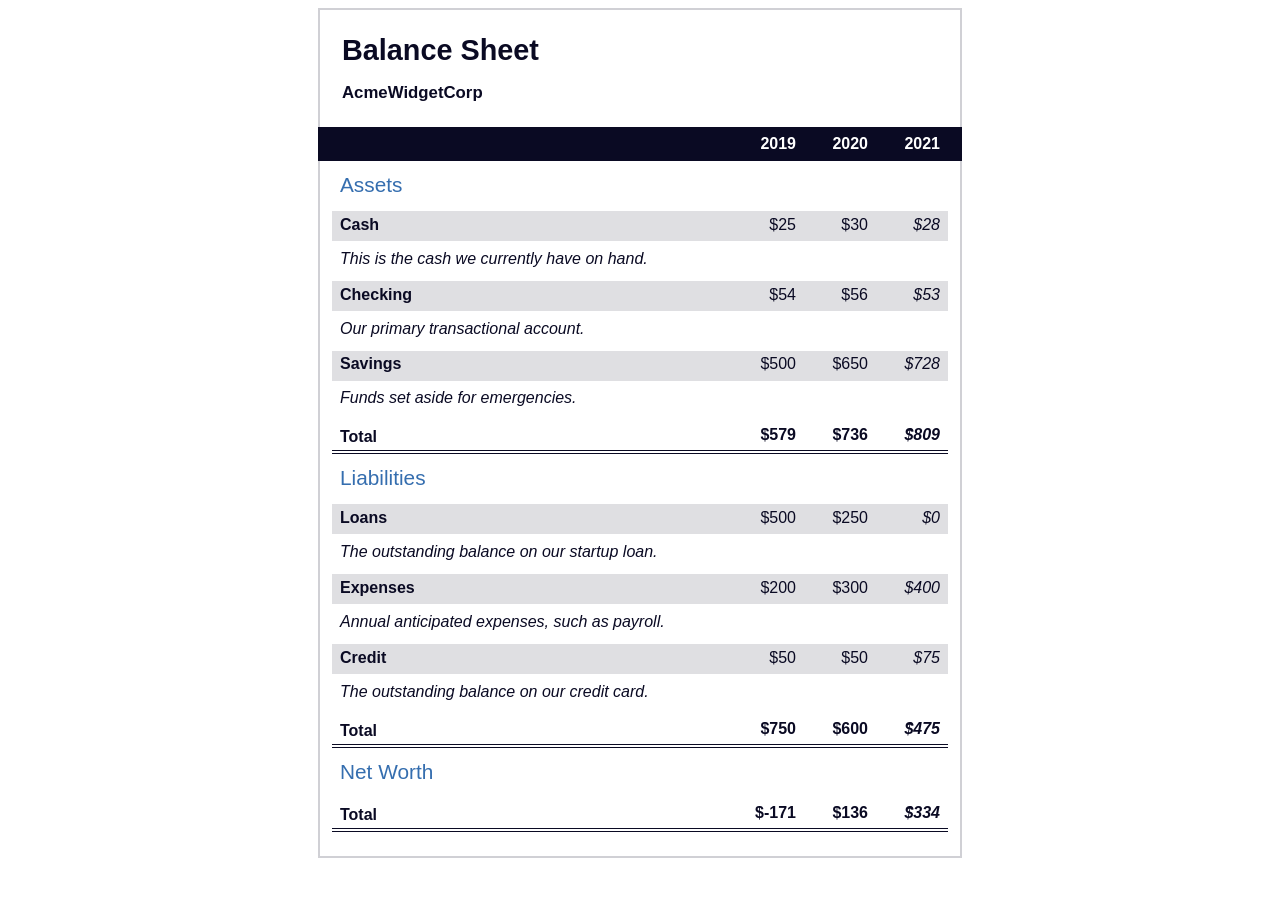
<file: balance_sheet/index.html>
<!DOCTYPE html>
<html lang="en">
  <head>
    <meta charset="UTF-8">
    <meta name="viewport" content="width=device-width, initial-scale=1.0">
    <title>Balance Sheet</title>
    <link rel="stylesheet" href="./styles.css">
  </head>
  <body>
    <main>
      <section>
        <h1>
          <span class="flex">
            <span>AcmeWidgetCorp</span>
            <span>Balance Sheet</span>
          </span>
        </h1>
        <div id="years" aria-hidden="true">
          <span class="year">2019</span>
          <span class="year">2020</span>
          <span class="year">2021</span>
        </div>
        <div class="table-wrap">
          <table>
            <caption>Assets</caption>
            <thead>
              <tr>
                <td></td>
                <th><span class="sr-only year">2019</span></th>
                <th><span class="sr-only year">2020</span></th>
                <th class="current"><span class="sr-only year">2021</span></th>
              </tr>
            </thead>
            <tbody>
              <tr class="data">
                <th>Cash <span class="description">This is the cash we currently have on hand.</span></th>
                <td>$25</td>
                <td>$30</td>
                <td class="current">$28</td>
              </tr>
              <tr class="data">
                <th>Checking <span class="description">Our primary transactional account.</span></th>
                <td>$54</td>
                <td>$56</td>
                <td class="current">$53</td>
              </tr>
              <tr class="data">
                <th>Savings <span class="description">Funds set aside for emergencies.</span></th>
                <td>$500</td>
                <td>$650</td>
                <td class="current">$728</td>
              </tr>
              <tr class="total">
                <th>Total <span class="sr-only">Assets</span></th>
                <td>$579</td>
                <td>$736</td>
                <td class="current">$809</td>
              </tr>
            </tbody>
          </table>
          <table>
            <caption>Liabilities</caption>
            <thead>
              <tr>
              <td></td>
              <th><span class="sr-only">2019</span></th>
              <th><span class="sr-only">2020</span></th>
              <th><span class="sr-only">2021</span></th>
              </tr>
            </thead>
            <tbody>
              <tr class="data">
                <th>Loans <span class="description">The outstanding balance on our startup loan.</span></th>
                <td>$500</td>
                <td>$250</td>
                <td class="current">$0</td>
              </tr>
              <tr class="data">
                <th>Expenses <span class="description">Annual anticipated expenses, such as payroll.</span></th>
                <td>$200</td>
                <td>$300</td>
                <td class="current">$400</td>
              </tr>
              <tr class="data">
                <th>Credit <span class="description">The outstanding balance on our credit card.</span></th>
                <td>$50</td>
                <td>$50</td>
                <td class="current">$75</td>
              </tr>
              <tr class="total">
                <th>Total <span class="sr-only">Liabilities</span></th>
                <td>$750</td>
                <td>$600</td>
                <td class="current">$475</td>
              </tr>
            </tbody>
          </table>
          <table>
            <caption>Net Worth</caption>
            <thead>
              <tr>
              <td></td>
              <th><span class="sr-only">2019</span></th>
              <th><span class="sr-only">2020</span></th>
              <th><span class="sr-only">2021</span></th>
              </tr>
            </thead>
            <tbody>
              <tr class="total">
                <th>Total <span class="sr-only">Net Worth</span></th>
                <td>$-171</td>
                <td>$136</td>
                <td class="current">$334</td>
              </tr>
            </tbody>
          </table>
        </div>
      </section>
    </main>
  </body>
</html>
</file>
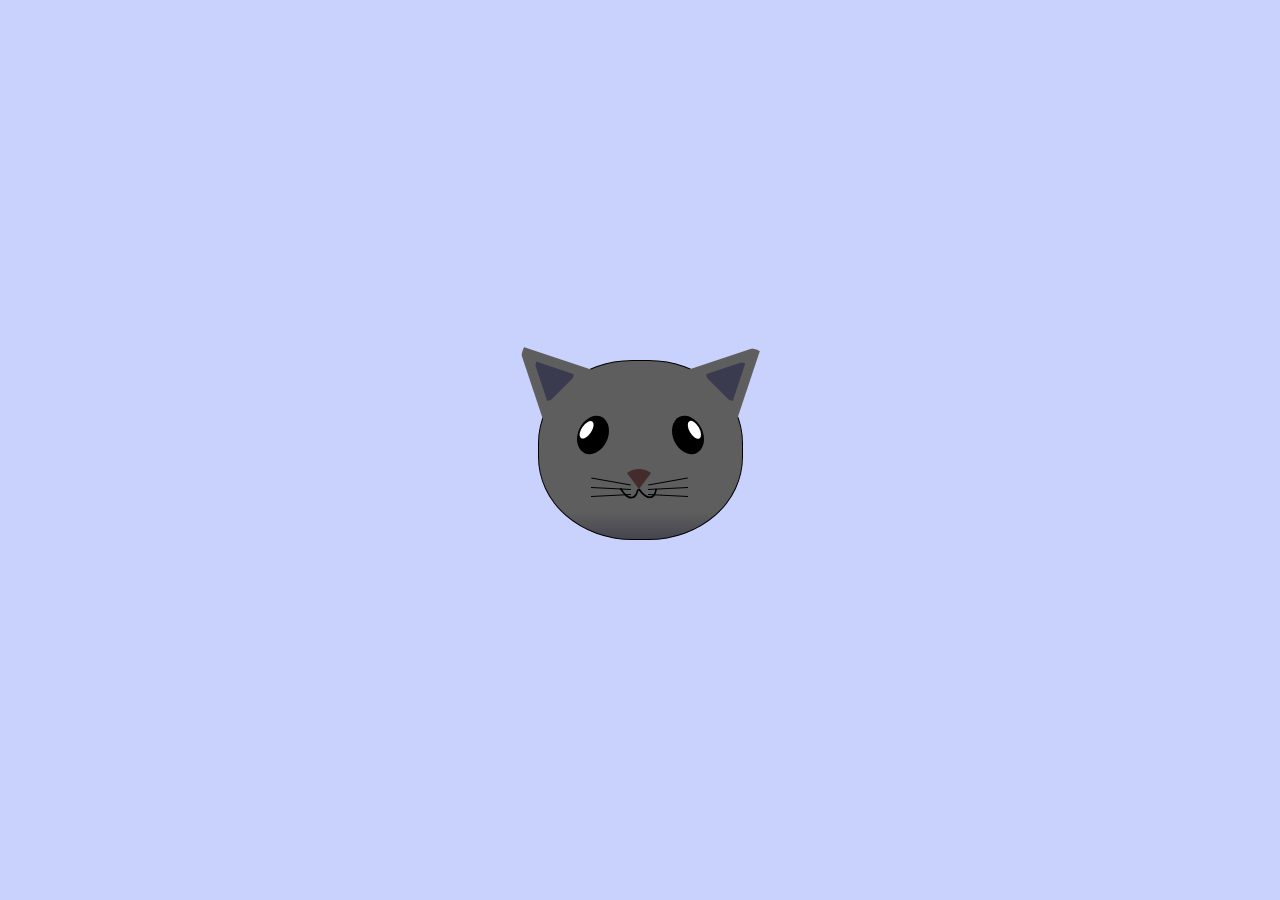
<file: cat_painting/index.html>
<!DOCTYPE html>
<html lang="en">
<head>
    <meta charset="UTF-8">
    <title>fCC Cat Painting</title>
    <link rel="stylesheet" href="./styles.css">
</head>
<body>
    <main>
      <div class="cat-head">
        <div class="cat-ears">
          <div class="cat-left-ear">
            <div class="cat-left-inner-ear"></div>
          </div>
          <div class="cat-right-ear">
            <div class="cat-right-inner-ear"></div>
          </div>
        </div>

        <div class="cat-eyes">
          <div class="cat-left-eye">
            <div class="cat-left-inner-eye"></div>
          </div>
          <div class="cat-right-eye">
            <div class="cat-right-inner-eye"></div>
          </div>
        </div>
        
        <div class="cat-nose"></div>

        <div class="cat-mouth">
          <div class="cat-mouth-line-left"></div>
          <div class="cat-mouth-line-right"></div>
        </div>

        <div class="cat-whiskers">
          <div class="cat-whiskers-left">
            <div class="cat-whisker-left-top"></div>
            <div class="cat-whisker-left-middle"></div>
            <div class="cat-whisker-left-bottom"></div>
          </div>
          <div class="cat-whiskers-right">
            <div class="cat-whisker-right-top"></div>
            <div class="cat-whisker-right-middle"></div>
            <div class="cat-whisker-right-bottom"></div>
          </div>
        </div>

      </div>
    </main>
</body>
</html>
</file>
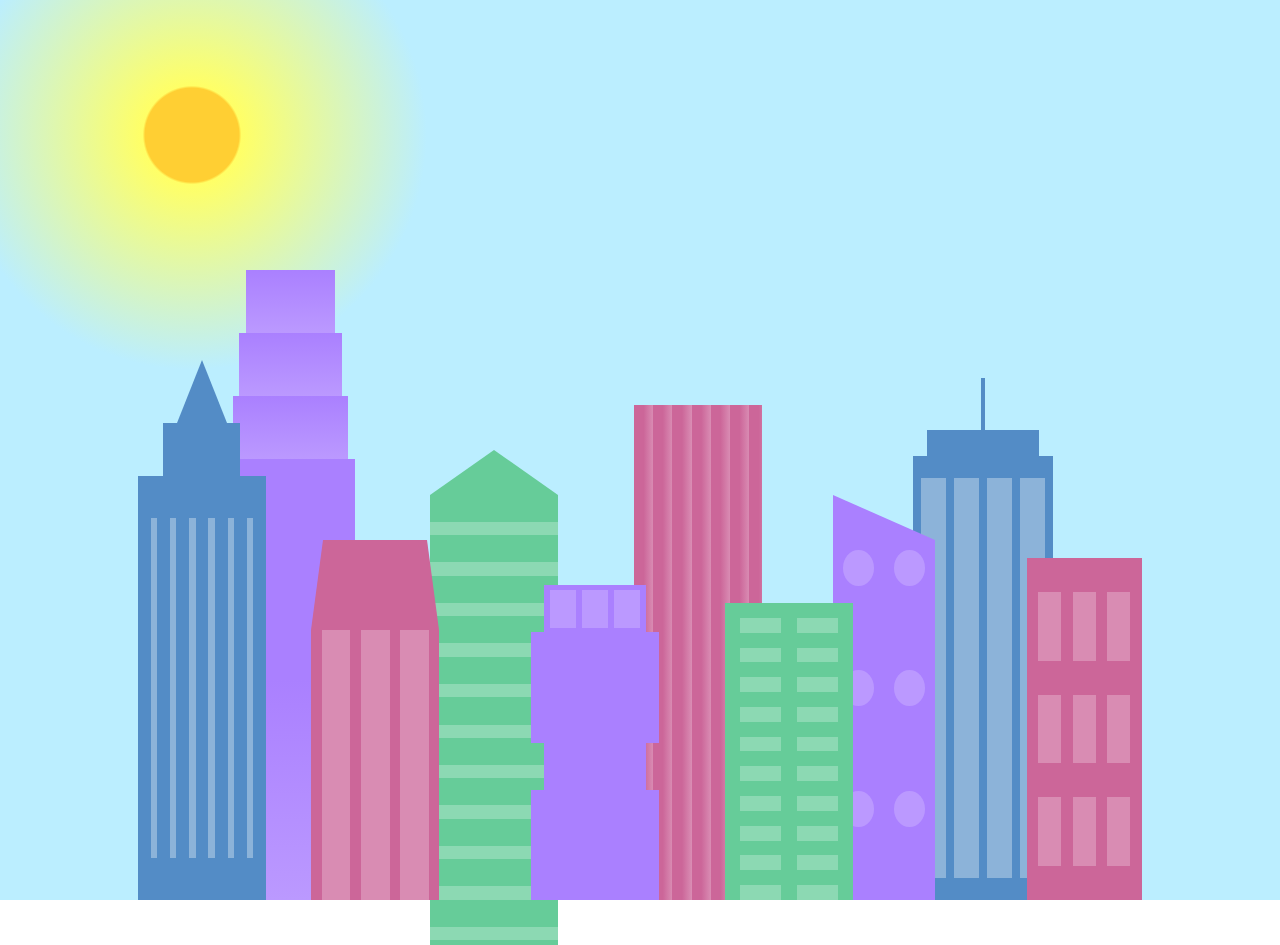
<file: city_skyline/index.html>
<!DOCTYPE html>
<html lang="en">    
  <head>
    <meta charset="UTF-8">
    <title>City Skyline</title>
    <link href="./styles.css" rel="stylesheet" />   
  </head>

  <body>
    <div class="background-buildings sky">
      <div></div>
      <div></div>
      <div class="bb1 building-wrap">
        <div class="bb1a bb1-window"></div>
        <div class="bb1b bb1-window"></div>
        <div class="bb1c bb1-window"></div>
        <div class="bb1d"></div>
      </div>
      <div class="bb2">
        <div class="bb2a"></div>
        <div class="bb2b"></div>
      </div>
      <div class="bb3"></div>
      <div></div>
      <div class="bb4 building-wrap">
        <div class="bb4a"></div>
        <div class="bb4b"></div>
        <div class="bb4c window-wrap">
          <div class="bb4-window"></div>
          <div class="bb4-window"></div>
          <div class="bb4-window"></div>
          <div class="bb4-window"></div>
        </div>
      </div>
      <div></div>
      <div></div>
    </div>

    <div class="foreground-buildings">
      <div></div>
      <div></div>
      <div class="fb1 building-wrap">
        <div class="fb1a"></div>
        <div class="fb1b"></div>
        <div class="fb1c"></div>
      </div>
      <div class="fb2">
        <div class="fb2a"></div>
        <div class="fb2b window-wrap">
          <div class="fb2-window"></div>
          <div class="fb2-window"></div>
          <div class="fb2-window"></div>
        </div>
      </div>
      <div></div>
      <div class="fb3 building-wrap">
        <div class="fb3a window-wrap">
          <div class="fb3-window"></div>
          <div class="fb3-window"></div>
          <div class="fb3-window"></div>
        </div>
        <div class="fb3b"></div>
        <div class="fb3a"></div>
        <div class="fb3b"></div>
      </div>
      <div class="fb4">
        <div class="fb4a"></div>
        <div class="fb4b">
          <div class="fb4-window"></div>
          <div class="fb4-window"></div>
          <div class="fb4-window"></div>
          <div class="fb4-window"></div>
          <div class="fb4-window"></div>
          <div class="fb4-window"></div>
        </div>
      </div>
      <div class="fb5"></div>
      <div class="fb6"></div>
      <div></div>
      <div></div>
    </div>
  </body>
</html>
</file>
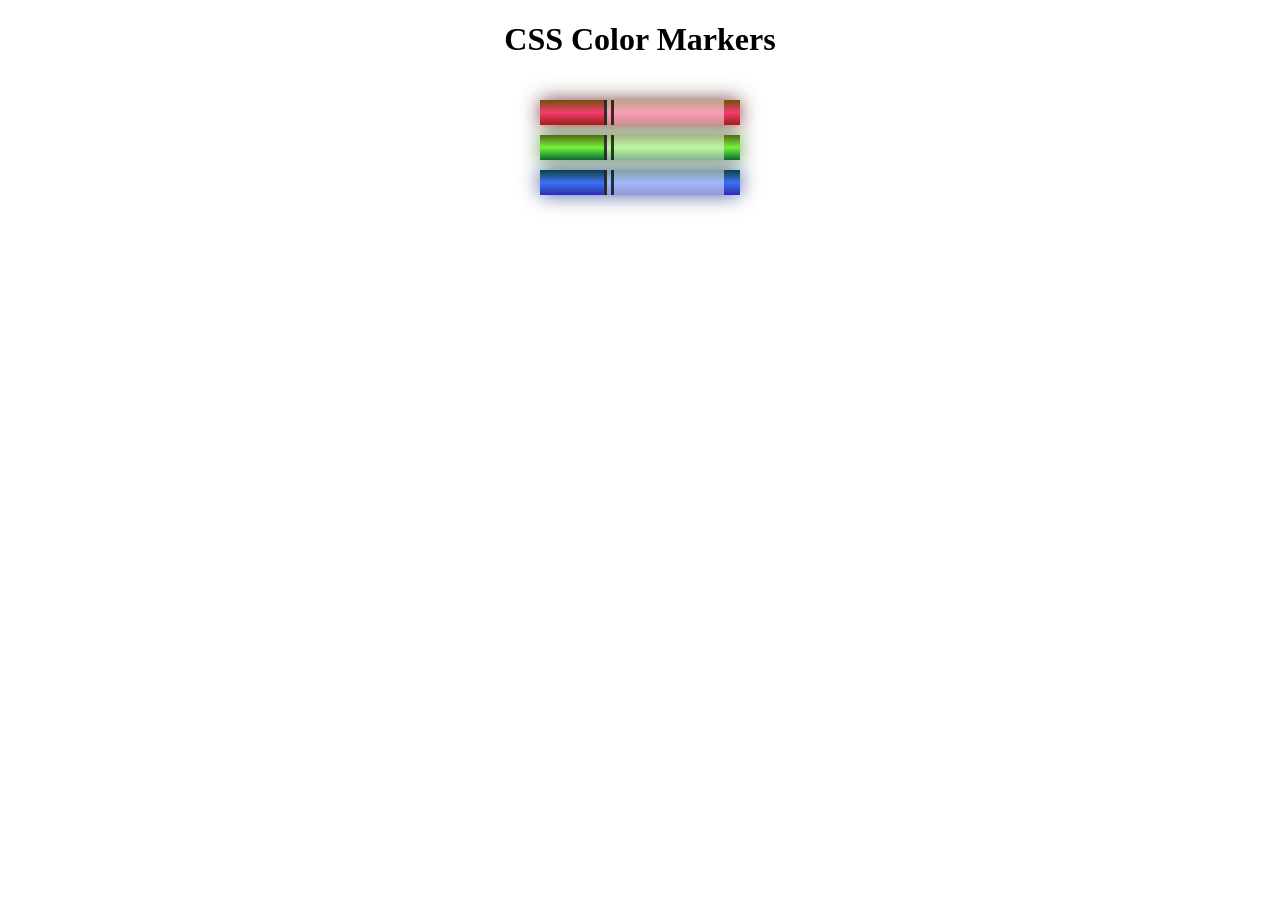
<file: colored_markers/index.html>
<!DOCTYPE html>
<html lang="en">
  <head>
    <meta charset="utf-8">
    <meta name="viewport" content="width=device-width, initial-scale=1.0">
    <title>Colored Markers</title>
    <link rel="stylesheet" href="./styles.css">
  </head>
  <body>
    <h1>CSS Color Markers</h1>
    <div class="container">
      <div class="marker red">
        <div class="cap"></div>
        <div class="sleeve"></div>
      </div>
      <div class="marker green">
        <div class="cap"></div>
        <div class="sleeve"></div>
      </div>
      <div class="marker blue">
        <div class="cap"></div>
        <div class="sleeve"></div>
      </div>
    </div>
  </body>
</html>
</file>
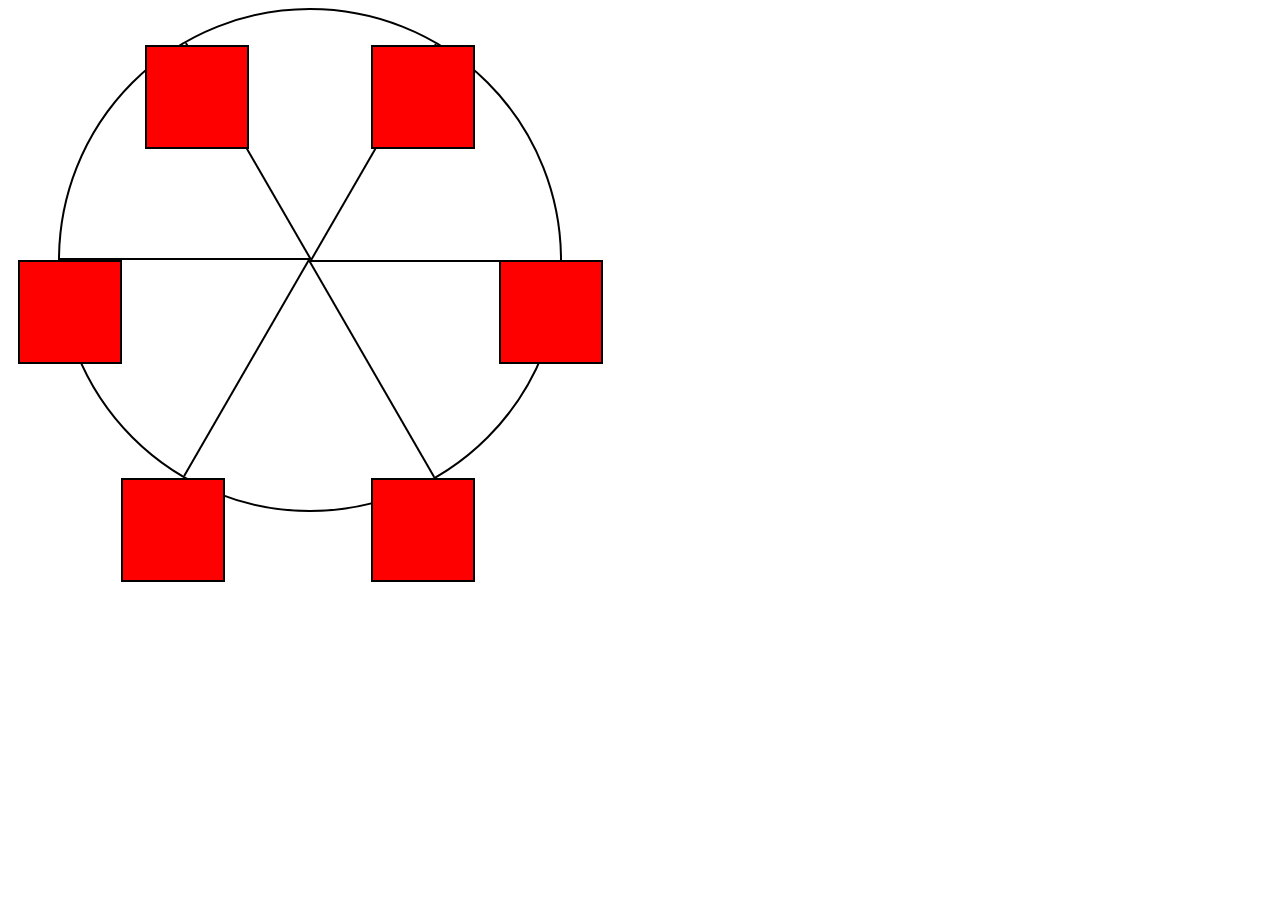
<file: ferris_wheel/index.html>
<!DOCTYPE html>
<html lang="en">
  <head>
    <meta charset="UTF-8">
    <title>Ferris Wheel</title>
    <link rel="stylesheet" href="./styles.css">
  </head>
  <body>
    <div class="wheel">
      <span class="line"></span>
      <span class="line"></span>
      <span class="line"></span>
      <span class="line"></span>
      <span class="line"></span>
      <span class="line"></span>

      <div class="cabin"></div>
      <div class="cabin"></div>
      <div class="cabin"></div>
      <div class="cabin"></div>
      <div class="cabin"></div>
      <div class="cabin"></div>
    </div>
  </body>
</html>
</file>
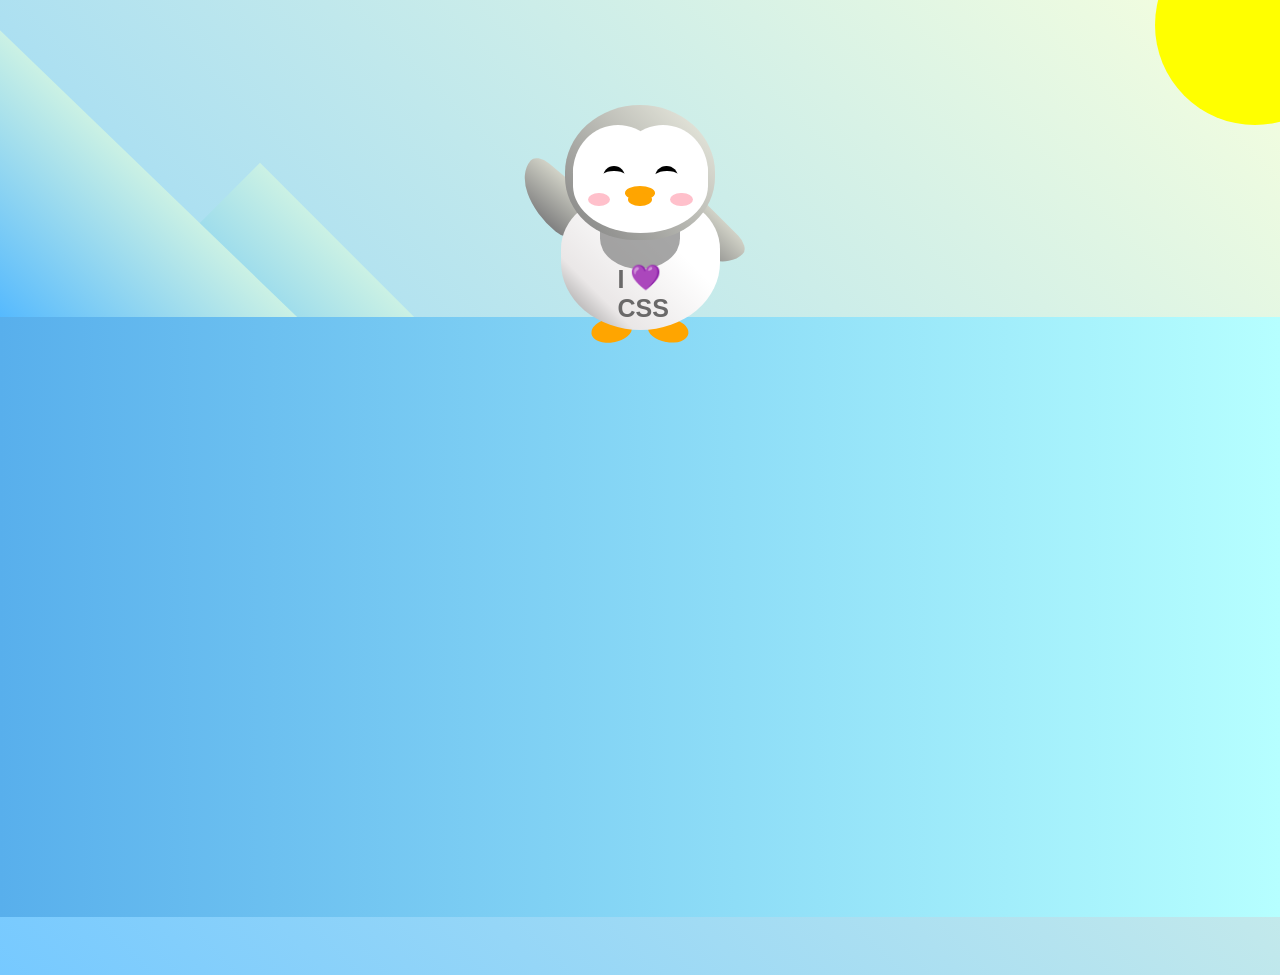
<file: penguin/index.html>
<!DOCTYPE html>
<html lang="en">
  <head>
    <meta charset="UTF-8" />
    <link rel="stylesheet" href="./styles.css" />
    <title>Penguin</title>
    <meta name="viewport" content="width=device-width, initial-scale=1.0" />
  </head>

  <body>
    <div class="left-mountain"></div>
    <div class="back-mountain"></div>
    <div class="sun"></div>
    <div class="penguin">
      <div class="penguin-head">
        <div class="face left"></div>
        <div class="face right"></div>
        <div class="chin"></div>
        <div class="eye left">
          <div class="eye-lid"></div>
        </div>
        <div class="eye right">
          <div class="eye-lid"></div>
        </div>
        <div class="blush left"></div>
        <div class="blush right"></div>
        <div class="beak top"></div>
        <div class="beak bottom"></div>
      </div>
      <div class="shirt">
        <div>💜</div>
        <p>I CSS</p>
      </div> 
      <div class="penguin-body">
        <div class="arm left"></div>
        <div class="arm right"></div>
        <div class="foot left"></div>
        <div class="foot right"></div>
      </div>
    </div>

    <div class="ground"></div>
  </body>
</html>
</file>
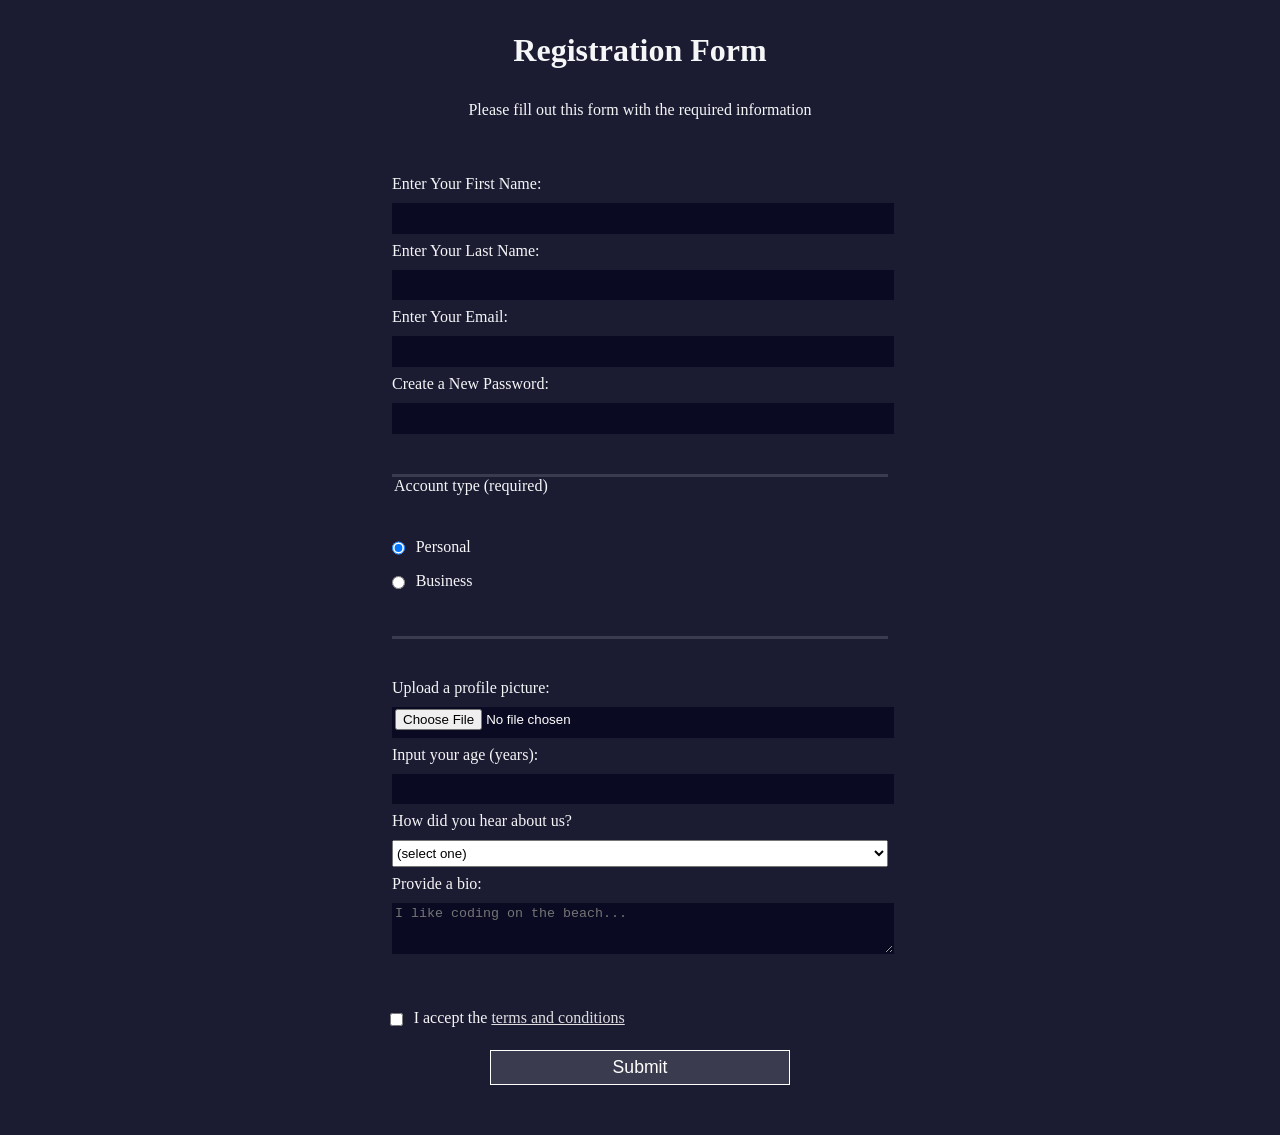
<file: registration_form/index.html>
<!DOCTYPE html>
<html lang="en">
  <head>
    <meta charset="UTF-8">
    <title>Registration Form</title>
    <link rel="stylesheet" href="./styles.css" />
  </head>
  <body>
    <h1>Registration Form</h1>
    <p>Please fill out this form with the required information</p>
    <form method="post" action='https://register-demo.freecodecamp.org'>
      <fieldset>
        <label for="first-name">Enter Your First Name: <input id="first-name" name="first-name" type="text" required /></label>
        <label for="last-name">Enter Your Last Name: <input id="last-name" name="last-name" type="text" required /></label>
        <label for="email">Enter Your Email: <input id="email" name="email" type="email" required /></label>
        <label for="new-password">Create a New Password: <input id="new-password" name="new-password" type="password" pattern="[a-z0-5]{8,}" required /></label>
      </fieldset>
      <fieldset>
        <legend>Account type (required)</legend>
        <label for="personal-account"><input id="personal-account" type="radio" name="account-type" class="inline" checked /> Personal</label>
        <label for="business-account"><input id="business-account" type="radio" name="account-type" class="inline" /> Business</label>
      </fieldset>
      <fieldset>
        <label for="profile-picture">Upload a profile picture: <input id="profile-picture" type="file" name="file" /></label>
        <label for="age">Input your age (years): <input id="age" type="number" name="age" min="13" max="120" /></label>
        <label for="referrer">How did you hear about us?
          <select id="referrer" name="referrer">
            <option value="">(select one)</option>
            <option value="1">freeCodeCamp News</option>
            <option value="2">freeCodeCamp YouTube Channel</option>
            <option value="3">freeCodeCamp Forum</option>
            <option value="4">Other</option>
          </select>
        </label>
        <label for="bio">Provide a bio:
          <textarea id="bio" name="bio" rows="3" cols="30" placeholder="I like coding on the beach..."></textarea>
        </label>
      </fieldset>
      <label for="terms-and-conditions">
        <input class="inline" id="terms-and-conditions" type="checkbox" required name="terms-and-conditions" /> I accept the <a href="https://www.freecodecamp.org/news/terms-of-service/">terms and conditions</a>
      </label>
      <input type="submit" value="Submit" />
    </form>
  </body>
</html>
</file>
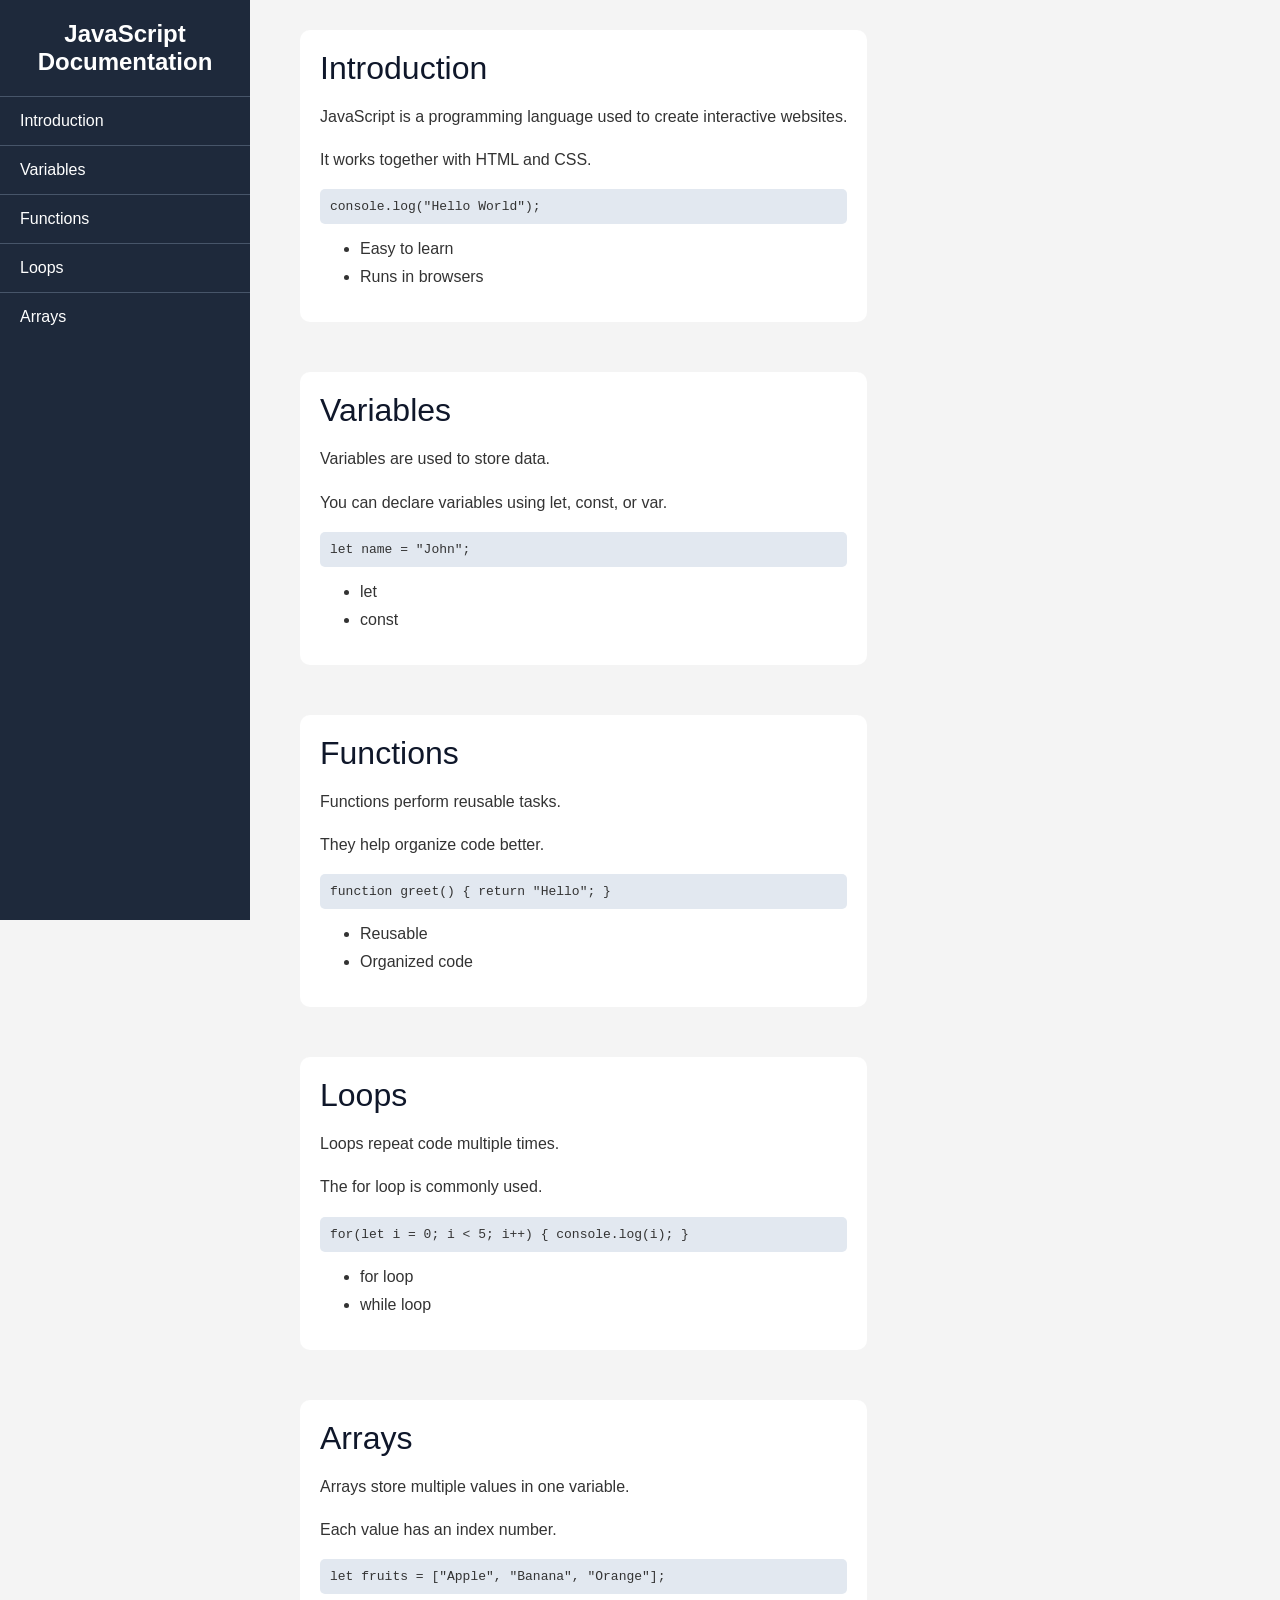
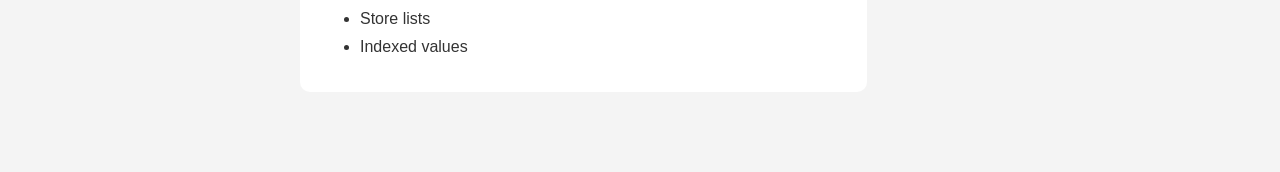
<file: technical_document_page/index.html>
<!DOCTYPE html>
<html lang="en">
<head>
  <meta charset="UTF-8">
  <meta name="viewport" content="width=device-width, initial-scale=1.0">
  <title>Technical Documentation</title>

  <!-- Link CSS -->
  <link rel="stylesheet" href="./styles.css">
</head>
<body>

  <!-- Navigation Bar -->
  <nav id="navbar">
    <header>JavaScript Documentation</header>

    <a class="nav-link" href="#Introduction">Introduction</a>
    <a class="nav-link" href="#Variables">Variables</a>
    <a class="nav-link" href="#Functions">Functions</a>
    <a class="nav-link" href="#Loops">Loops</a>
    <a class="nav-link" href="#Arrays">Arrays</a>
  </nav>

  <!-- Main Documentation -->
  <main id="main-doc">

    <!-- Section 1 -->
    <section class="main-section" id="Introduction">
      <header>Introduction</header>

      <p>JavaScript is a programming language used to create interactive websites.</p>
      <p>It works together with HTML and CSS.</p>

      <code>console.log("Hello World");</code>

      <ul>
        <li>Easy to learn</li>
        <li>Runs in browsers</li>
      </ul>
    </section>

    <!-- Section 2 -->
    <section class="main-section" id="Variables">
      <header>Variables</header>

      <p>Variables are used to store data.</p>
      <p>You can declare variables using let, const, or var.</p>

      <code>let name = "John";</code>

      <ul>
        <li>let</li>
        <li>const</li>
      </ul>
    </section>

    <!-- Section 3 -->
    <section class="main-section" id="Functions">
      <header>Functions</header>

      <p>Functions perform reusable tasks.</p>
      <p>They help organize code better.</p>

      <code>
function greet() {
  return "Hello";
}
      </code>

      <ul>
        <li>Reusable</li>
        <li>Organized code</li>
      </ul>
    </section>

    <!-- Section 4 -->
    <section class="main-section" id="Loops">
      <header>Loops</header>

      <p>Loops repeat code multiple times.</p>
      <p>The for loop is commonly used.</p>

      <code>
for(let i = 0; i < 5; i++) {
  console.log(i);
}
      </code>

      <ul>
        <li>for loop</li>
        <li>while loop</li>
      </ul>
    </section>

    <!-- Section 5 -->
    <section class="main-section" id="Arrays">
      <header>Arrays</header>

      <p>Arrays store multiple values in one variable.</p>
      <p>Each value has an index number.</p>

      <code>let fruits = ["Apple", "Banana", "Orange"];</code>

      <ul>
        <li>Store lists</li>
        <li>Indexed values</li>
      </ul>
    </section>

  </main>

</body>
</html>
</file>
<file: balance_sheet/styles.css>
span[class~="sr-only"] {
  border: 0 !important;
  clip: rect(1px, 1px, 1px, 1px) !important;
  clip-path: inset(50%) !important;
  height: 1px !important;
  width: 1px !important;
  position: absolute !important;
  overflow: hidden !important;
  white-space: nowrap !important;
  padding: 0 !important;
  margin: -1px !important;
}

html {
  box-sizing: border-box;
}

body {
  font-family: sans-serif;
  color: #0a0a23;
}

h1 {
  max-width: 37.25rem;
  margin: 0 auto;
  padding: 1.5rem 1.25rem;
}

h1 .flex {
  display: flex;
  flex-direction: column-reverse;
  gap: 1rem;
}

h1 .flex span:first-of-type {
  font-size: 0.7em;
}

h1 .flex span:last-of-type {
  font-size: 1.2em;
}

section {
  max-width: 40rem;
  margin: 0 auto;
  border: 2px solid #d0d0d5;
}

#years {
  display: flex;
  justify-content: flex-end;
  position: sticky;
  z-index: 999;
  top: 0;
  background: #0a0a23;
  color: #fff;
  padding: 0.5rem calc(1.25rem + 2px) 0.5rem 0;
  margin: 0 -2px;
}

#years span[class] {
  font-weight: bold;
  width: 4.5rem;
  text-align: right;
}

.table-wrap {
  padding: 0 0.75rem 1.5rem 0.75rem;
}

table {
  border-collapse: collapse;
  border: 0;
  width: 100%;
  position: relative;
  margin-top: 3rem;
}

table caption {
  color: #356eaf;
  font-size: 1.3em;
  font-weight: normal;
  position: absolute;
  top: -2.25rem;
  left: 0.5rem;
}

tbody td {
  width: 100vw;
  min-width: 4rem;
  max-width: 4rem;
}

tbody th {
  width: calc(100% - 12rem);
}

tr[class="total"] {
  border-bottom: 4px double #0a0a23;
  font-weight: bold;
}

tr[class="total"] th {
  text-align: left;
  padding: 0.5rem 0 0.25rem 0.5rem;
}

tr.total td {
  text-align: right;
  padding: 0 0.25rem;
}

tr.total td:nth-of-type(3) {
  padding-right: 0.5rem;
}

tr.total:hover {
  background-color: #99c9ff;
}

td.current {
  font-style: italic;
}

tr.data {
  background-image: linear-gradient(to bottom, #dfdfe2 1.845rem, white 1.845rem);
}

tr.data th {
  text-align: left;
  padding-top: 0.3rem;
  padding-left: 0.5rem;
}

tr.data th .description {
  display: block;
  font-weight: normal;
  font-style: italic;
  padding: 1rem 0 0.75rem;
  margin-right: -13.5rem;
}

tr.data td {
  vertical-align: top;
  padding: 0.3rem 0.25rem 0;
  text-align: right;
}

tr.data td:last-of-type {
  padding-right: 0.5rem;
}
</file>
<file: cat_painting/styles.css>
* {
  box-sizing: border-box;
}

body {
  background-color: #c9d2fc;
}

.cat-head {
  position: absolute;
  right: 0;
  left: 0;
  top: 0;
  bottom: 0;
  margin: auto;
  background: linear-gradient(#5e5e5e 85%, #45454f 100%);
  width: 205px;
  height: 180px;
  border: 1px solid #000;
  border-radius: 46%;
}

.cat-left-ear {
  position: absolute;
  top: -26px;
  left: -31px;
  z-index: 1;
  border-top-left-radius: 90px;
  border-top-right-radius: 10px;
  transform: rotate(-45deg);
  border-left: 35px solid transparent;
  border-right: 35px solid transparent;
  border-bottom: 70px solid #5e5e5e;
}

.cat-right-ear {
  position: absolute;
  top: -26px;
  left: 163px;
  z-index: 1;
  transform: rotate(45deg);
  border-top-left-radius: 90px;
  border-top-right-radius: 10px;
  border-left: 35px solid transparent;
  border-right: 35px solid transparent;
  border-bottom: 70px solid #5e5e5e;
}

.cat-left-inner-ear {
  position: absolute;
  top: 22px;
  left: -20px;
  border-top-left-radius: 90px;
  border-top-right-radius: 10px;
  border-bottom-right-radius: 40%;
  border-bottom-left-radius: 40%;
  border-left: 20px solid transparent;
  border-right: 20px solid transparent;
  border-bottom: 40px solid #3b3b4f;
}

.cat-right-inner-ear {
  position: absolute;
  top: 22px;
  left: -20px;
  border-top-left-radius: 90px;
  border-top-right-radius: 10px;
  border-bottom-right-radius: 40%;
  border-bottom-left-radius: 40%;
  border-left: 20px solid transparent;
  border-right: 20px solid transparent;
  border-bottom: 40px solid #3b3b4f;
}

.cat-left-eye {
  position: absolute;
  top: 54px;
  left: 39px;
  border-radius: 60%;
  transform: rotate(25deg);
  width: 30px;
  height: 40px;
  background-color: #000;
}

.cat-right-eye {
  position: absolute;
  top: 54px;
  left: 134px;
  border-radius: 60%;
  transform: rotate(-25deg);
  width: 30px;
  height: 40px;
  background-color: #000;
}

.cat-left-inner-eye {
  position: absolute;
  top: 8px;
  left: 2px;
  width: 10px;
  height: 20px;
  transform: rotate(10deg);
  background-color: #fff;
  border-radius: 60%;
}

.cat-right-inner-eye {
  position: absolute;
  top: 8px;
  left: 18px;
  transform: rotate(-5deg);
  width: 10px;
  height: 20px;
  background-color: #fff;
  border-radius: 60%;
}

.cat-nose {
  position: absolute;
  top: 108px;
  left: 85px;
  border-top-left-radius: 50%;
  border-bottom-right-radius: 50%;
  border-bottom-left-radius: 50%;
  transform: rotate(180deg);
  border-left: 15px solid transparent;
  border-right: 15px solid transparent;
  border-bottom: 20px solid #442c2c;
}

.cat-mouth div {
  width: 30px;
  height: 50px;
  border: 2px solid #000;
  border-radius: 190%/190px 150px 0 0;
  border-color: black transparent transparent transparent;
}

.cat-mouth-line-left {
  position: absolute;
  top: 88px;
  left: 74px;
  transform: rotate(170deg);
}

.cat-mouth-line-right {
  position: absolute;
  top: 88px;
  left: 91px;
  transform: rotate(165deg);
}

.cat-whiskers-left div {
  width: 40px;
  height: 1px;
  background-color: #000;
}

.cat-whiskers-right div {
  width: 40px;
  height: 1px;
  background-color: #000;
}

.cat-whisker-left-top {
  position: absolute;
  top: 120px;
  left: 52px;
  transform: rotate(10deg);
}

.cat-whisker-left-middle {
  position: absolute;
  top: 127px;
  left: 52px;
  transform: rotate(3deg);
}

.cat-whisker-left-bottom {
  position: absolute;
  top: 134px;
  left: 52px;
  transform: rotate(-3deg);
}

.cat-whisker-right-top {
  position: absolute;
  top: 120px;
  left: 109px;
  transform: rotate(-10deg);
}

.cat-whisker-right-middle {
  position: absolute;
  top: 127px;
  left: 109px;
  transform: rotate(-3deg);
}

.cat-whisker-right-bottom {
  position: absolute;
  top: 134px;
  left: 109px;
  transform: rotate(3deg)
}
</file>
<file: city_skyline/styles.css>
:root {
  --building-color1: #aa80ff;
  --building-color2: #66cc99;
  --building-color3: #cc6699;
  --building-color4: #538cc6;
  --window-color1: #bb99ff;
  --window-color2: #8cd9b3;
  --window-color3: #d98cb3;
  --window-color4: #8cb3d9;
}

* {
  box-sizing: border-box;
}

body {
  height: 100vh;
  margin: 0;
  overflow: hidden;
}

.background-buildings, .foreground-buildings {
  width: 100%;
  height: 100%;
  display: flex;
  align-items: flex-end;
  justify-content: space-evenly;
  position: absolute;
  top: 0;
}

.building-wrap {
  display: flex;
  flex-direction: column;
  align-items: center;
}

.window-wrap {
  display: flex;
  align-items: center;
  justify-content: space-evenly;
}

.sky {
  background: radial-gradient(
      closest-corner circle at 15% 15%,
      #ffcf33,
      #ffcf33 20%,
      #ffff66 21%,
      #bbeeff 100%
    );
}

/* BACKGROUND BUILDINGS - "bb" stands for "background building" */
.bb1 {
  width: 10%;
  height: 70%;
}

.bb1a {
  width: 70%;
}
  
.bb1b {
  width: 80%;
}
  
.bb1c {
  width: 90%;
}

.bb1d {
  width: 100%;
  height: 70%;
  background: linear-gradient(
      var(--building-color1) 50%,
      var(--window-color1)
    );
}

.bb1-window {
  height: 10%;
  background: linear-gradient(
      var(--building-color1),
      var(--window-color1)
    );
}

.bb2 {
  width: 10%;
  height: 50%;
}

.bb2a {
  border-bottom: 5vh solid var(--building-color2);
  border-left: 5vw solid transparent;
  border-right: 5vw solid transparent;
}

.bb2b {
  width: 100%;
  height: 100%;
  background: repeating-linear-gradient(
      var(--building-color2),
      var(--building-color2) 6%,
      var(--window-color2) 6%,
      var(--window-color2) 9%
    );
}

.bb3 {
  width: 10%;
  height: 55%;
  background: repeating-linear-gradient(
      90deg,
      var(--building-color3),
      var(--building-color3),
      var(--window-color3) 15%
    );
}

.bb4 {
  width: 11%;
  height: 58%;
}

.bb4a {
  width: 3%;
  height: 10%;
  background-color: var(--building-color4);
}

.bb4b {
  width: 80%;
  height: 5%;
  background-color: var(--building-color4);
}
  
.bb4c {
  width: 100%;
  height: 85%;
  background-color: var(--building-color4);
}

.bb4-window {
  width: 18%;
  height: 90%;
  background-color: var(--window-color4);
}

/* FOREGROUND BUILDINGS - "fb" stands for "foreground building" */
.fb1 {
  width: 10%;
  height: 60%;
}

.fb1a {
  border-bottom: 7vh solid var(--building-color4);
  border-left: 2vw solid transparent;
  border-right: 2vw solid transparent;
}

.fb1b {
  width: 60%;
  height: 10%;
  background-color: var(--building-color4);
}
  
.fb1c {
  width: 100%;
  height: 80%;
  background: repeating-linear-gradient(
      90deg,
      var(--building-color4),
      var(--building-color4) 10%,
      transparent 10%,
      transparent 15%
    ),
    repeating-linear-gradient(
      var(--building-color4),
      var(--building-color4) 10%,
      var(--window-color4) 10%,
      var(--window-color4) 90%
    );
}

.fb2 {
  width: 10%;
  height: 40%;
}

.fb2a {
  width: 100%;
  border-bottom: 10vh solid var(--building-color3);
  border-left: 1vw solid transparent;
  border-right: 1vw solid transparent;
}

.fb2b {
  width: 100%;
  height: 75%;
  background-color: var(--building-color3);
}

.fb2-window {
  width: 22%;
  height: 100%;
  background-color: var(--window-color3);
}

.fb3 {
  width: 10%;
  height: 35%;
}
  
.fb3a {
  width: 80%;
  height: 15%;
  background-color: var(--building-color1);
}
  
.fb3b {
  width: 100%;
  height: 35%;
  background-color: var(--building-color1);
}

.fb3-window {
  width: 25%;
  height: 80%;
  background-color: var(--window-color1);
}

.fb4 {
  width: 8%;
  height: 45%;
  position: relative;
  left: 10%;
}

.fb4a {
  border-top: 5vh solid transparent;
  border-left: 8vw solid var(--building-color1);
}

.fb4b {
  width: 100%;
  height: 89%;
  background-color: var(--building-color1);
  display: flex;
  flex-wrap: wrap;
}

.fb4-window {
  width: 30%;
  height: 10%;
  border-radius: 50%;
  background-color: var(--window-color1);
  margin: 10%;
}

.fb5 {
  width: 10%;
  height: 33%;
  position: relative;
  right: 10%;
  background: repeating-linear-gradient(
      var(--building-color2),
      var(--building-color2) 5%,
      transparent 5%,
      transparent 10%
    ),
    repeating-linear-gradient(
      90deg,
      var(--building-color2),
      var(--building-color2) 12%,
      var(--window-color2) 12%,
      var(--window-color2) 44%
    );
}

.fb6 {
  width: 9%;
  height: 38%;
  background: repeating-linear-gradient(
      90deg,
      var(--building-color3),
      var(--building-color3) 10%,
      transparent 10%,
      transparent 30%
    ),
    repeating-linear-gradient(
      var(--building-color3),
      var(--building-color3) 10%,
      var(--window-color3) 10%,
      var(--window-color3) 30%
    );
}

@media (max-width: 1000px) {
  :root {
    --window-color1: #777;
    --window-color2: #777;
    --window-color3: #777;
    --window-color4: #777;
    --building-color1: #000;
    --building-color2: #000;
    --building-color3: #000;
    --building-color4: #000;
  }
  .sky {
    background: radial-gradient(
        closest-corner circle at 15% 15%,
        #ccc,
        #ccc 20%,
        #445 21%,
        #223 100%
      );
  }
}
</file>
<file: colored_markers/styles.css>
h1 {
  text-align: center;
}

.container {
  background-color: rgb(255, 255, 255);
  padding: 10px 0;
}

.marker {
  width: 200px;
  height: 25px;
  margin: 10px auto;
}

.cap {
  width: 60px;
  height: 25px;
}

.sleeve {
  width: 110px;
  height: 25px;
  background-color: rgba(255, 255, 255, 0.5);
  border-left: 10px double rgba(0, 0, 0, 0.75);
}

.cap, .sleeve {
  display: inline-block;
}

.red {
  background: linear-gradient(rgb(122, 74, 14), rgb(245, 62, 113), rgb(162, 27, 27));
  box-shadow: 0 0 20px 0 rgba(83, 14, 14, 0.8);
}

.green {
  background: linear-gradient(#55680D, #71F53E, #116C31);
  box-shadow: 0 0 20px 0 #3B7E20CC;
}

.blue {
  background: linear-gradient(hsl(186, 76%, 16%), hsl(223, 90%, 60%), hsl(240, 56%, 42%));
  box-shadow: 0 0 20px 0 hsla(223, 59%, 31%, 0.8);
}
</file>
<file: ferris_wheel/styles.css>
.wheel {
  border: 2px solid black;
  border-radius: 50%;
  margin-left: 50px;
  position: absolute;
  height: 55vw;
  width: 55vw;
  max-width: 500px;
  max-height: 500px;
  animation-name: wheel;
  animation-duration: 10s;
  animation-iteration-count: infinite;
  animation-timing-function: linear;
}

.line {
  background-color: black;
  width: 50%;
  height: 2px;
  position: absolute;
  top: 50%;
  left: 50%;
  transform-origin: 0% 0%;
}

.line:nth-of-type(2) {
  transform: rotate(60deg);
}
.line:nth-of-type(3) {
  transform: rotate(120deg);
}
.line:nth-of-type(4) {
  transform: rotate(180deg);
}
.line:nth-of-type(5) {
  transform: rotate(240deg);
}
.line:nth-of-type(6) {
  transform: rotate(300deg);
}

.cabin {
  background-color: red;
  width: 20%;
  height: 20%;
  position: absolute;
  border: 2px solid;
  transform-origin: 50% 0%;
  animation: cabins 10s ease-in-out infinite;
}

.cabin:nth-of-type(1) {
  right: -8.5%;
  top: 50%;
}
.cabin:nth-of-type(2) {
  right: 17%;
  top: 93.5%;
}
.cabin:nth-of-type(3) {
  right: 67%;
  top: 93.5%;
}
.cabin:nth-of-type(4) {
  left: -8.5%;
  top: 50%;
}
.cabin:nth-of-type(5) {
  left: 17%;
  top: 7%;
}
.cabin:nth-of-type(6) {
  right: 17%;
  top: 7%;
}

@keyframes wheel {
   0% {
     transform: rotate(0deg);
   }
   100% {
     transform: rotate(360deg);
   }
}

@keyframes cabins {
  0% {
    transform: rotate(0deg);
  }
  25% {
    background-color: yellow;
  }
  50% {
    background-color: purple;
  }
  75% {
    background-color: yellow;
  }
  100% {
    transform: rotate(-360deg);
  }
}
</file>
<file: penguin/styles.css>
:root {
  --penguin-face: white;
  --penguin-picorna: orange;
  --penguin-skin: gray;
}

body {
  background: linear-gradient(45deg, rgb(118, 201, 255), rgb(247, 255, 222));
  margin: 0;
  padding: 0;
  width: 100%;
  height: 100vh;
  overflow: hidden;
}

.left-mountain {
  width: 300px;
  height: 300px;
  background: linear-gradient(rgb(203, 241, 228), rgb(80, 183, 255));
  position: absolute;
  transform: skew(0deg, 44deg);
  z-index: 2;
  margin-top: 100px;
}

.back-mountain {
  width: 300px;
  height: 300px;
  background: linear-gradient(rgb(203, 241, 228), rgb(47, 170, 255));
  position: absolute;
  z-index: 1;
  transform: rotate(45deg);
  left: 110px;
  top: 225px;
}

.sun {
  width: 200px;
  height: 200px;
  background-color: yellow;
  position: absolute;
  border-radius: 50%;
  top: -75px;
  right: -75px;
}

.penguin {
  width: 300px;
  height: 300px;
  margin: auto;
  margin-top: 75px;
  z-index: 4;
  position: relative;
  transition: transform 1s ease-in-out 0ms;
}

.penguin * {
  position: absolute;
}

.penguin:active {
  transform: scale(1.5);
  cursor: not-allowed;
}

.penguin-head {
  width: 50%;
  height: 45%;
  background: linear-gradient(
    45deg,
    var(--penguin-skin),
    rgb(239, 240, 228)
  );
  border-radius: 70% 70% 65% 65%;
  top: 10%;
  left: 25%;
  z-index: 1;
}

.face {
  width: 60%;
  height: 70%;
  background-color: var(--penguin-face);
  border-radius: 70% 70% 60% 60%;
  top: 15%;
}

.face.left {
  left: 5%;
}

.face.right {
  right: 5%;
}

.chin {
  width: 90%;
  height: 70%;
  background-color: var(--penguin-face);
  top: 25%;
  left: 5%;
  border-radius: 70% 70% 100% 100%;
}

.eye {
  width: 15%;
  height: 17%;
  background-color: black;
  top: 45%;
  border-radius: 50%;
}

.eye.left {
  left: 25%;
}

.eye.right {
  right: 25%;
}

.eye-lid {
  width: 150%;
  height: 100%;
  background-color: var(--penguin-face);
  top: 25%;
  left: -23%;
  border-radius: 50%;
}

.blush {
  width: 15%;
  height: 10%;
  background-color: pink;
  top: 65%;
  border-radius: 50%;
}

.blush.left {
  left: 15%;
}

.blush.right {
  right: 15%;
}

.beak {
  height: 10%;
  background-color: var(--penguin-picorna);
  border-radius: 50%;
}

.beak.top {
  width: 20%;
  top: 60%;
  left: 40%;
}

.beak.bottom {
  width: 16%;
  top: 65%;
  left: 42%;
}

.shirt {
  font: bold 25px Helvetica, sans-serif;
  top: 165px;
  left: 127.5px;
  z-index: 1;
  color: #6a6969;
}

.shirt div {
  font-weight:  initial;
  top: 22.5px;
  left: 12px;
}

.penguin-body {
  width: 53%;
  height: 45%;
  background: linear-gradient(
    45deg,
    rgb(134, 133, 133) 0%,
    rgb(234, 231, 231) 25%,
    white 67%
  );
  border-radius: 80% 80% 100% 100%;
  top: 40%;
  left: 23.5%;
}

.penguin-body::before {
  content: "";
  position: absolute;
  width: 50%;
  height: 45%;
  background-color: var(--penguin-skin);
  top: 10%;
  left: 25%;
  border-radius: 0% 0% 100% 100%;
  opacity: 70%;
}

.arm {
  width: 30%;
  height: 60%;
  background: linear-gradient(
    90deg,
    var(--penguin-skin),
    rgb(209, 210, 199)
  );
  border-radius: 30% 30% 30% 120%;
  z-index: -1;
}

.arm.left {
  top: 35%;
  left: 5%;
  transform-origin: top left; 
  transform: rotate(130deg) scaleX(-1);
  animation: 3s linear infinite wave;
}

.arm.right {
  top: 0%;
  right: -5%;
  transform: rotate(-45deg);
}

@keyframes wave {
  10% {
    transform: rotate(110deg) scaleX(-1);
  }
  20% {
    transform: rotate(130deg) scaleX(-1);
  }
  30% {
    transform: rotate(110deg) scaleX(-1);
  }
  40% {
    transform: rotate(130deg) scaleX(-1);
  }
}

.foot {
  width:  15%;
  height: 30%;
  background-color: var(--penguin-picorna);
  top: 85%;
  border-radius: 50%;
  z-index: -1;
}

.foot.left {
  left: 25%;
  transform: rotate(80deg);
}

.foot.right {
  right: 25%;
  transform: rotate(-80deg);
}

.ground {
  width: 100vw;
    height: calc(100vh - 300px);
  background: linear-gradient(90deg, rgb(88, 175, 236), rgb(182, 255, 255));
  z-index: 3;
  position: absolute;
  margin-top: -58px;
}
</file>
<file: registration_form/styles.css>
body {
  width: 100%;
  height: 100vh;
  margin: 0;
  background-color: #1b1b32;
  color: #f5f6f7;
  font-family: Tahoma;
  font-size: 16px;
}

h1, p {
  margin: 1em auto;
  text-align: center;
}

form {
  width: 60vw;
  max-width: 500px;
  min-width: 300px;
  margin: 0 auto;
  padding-bottom: 2em;
}

fieldset {
  border: none;
  padding: 2rem 0;
  border-bottom: 3px solid #3b3b4f;
}

fieldset:last-of-type {
  border-bottom: none;
}

label {
  display: block;
  margin: 0.5rem 0;
}

input,
textarea,
select {
  margin: 10px 0 0 0;
  width: 100%;
  min-height: 2em;
}

input, textarea {
  background-color: #0a0a23;
  border: 1px solid #0a0a23;
  color: #ffffff;
}

.inline {
  width: unset;
  margin: 0 0.5em 0 0;
  vertical-align: middle;
}

input[type="submit"] {
  display: block;
  width: 60%;
  margin: 1em auto;
  height: 2em;
  font-size: 1.1rem;
  background-color: #3b3b4f;
  border-color: white;
  min-width: 300px;
}

input[type="file"] {
  padding: 1px 2px;
}

a{
  color: #dfdfe2;
}
</file>
<file: technical_document_page/styles.css>
/* General Styling */
body {
  margin: 0;
  font-family: Arial, sans-serif;
  display: flex;
  background-color: #f4f4f4;
  color: #333;
}

/* Navbar */
#navbar {
  position: fixed;
  left: 0;
  top: 0;
  width: 250px;
  height: 100%;
  background-color: #1e293b;
  overflow-y: auto;
  padding-top: 20px;
}

/* Navbar Header */
#navbar header {
  color: white;
  font-size: 1.5rem;
  text-align: center;
  margin-bottom: 20px;
  font-weight: bold;
}

/* Nav Links */
.nav-link {
  display: block;
  color: white;
  text-decoration: none;
  padding: 15px 20px;
  border-top: 1px solid #475569;
}

.nav-link:hover {
  background-color: #334155;
}

/* Main Content */
#main-doc {
  margin-left: 270px;
  padding: 30px;
}

/* Sections */
.main-section {
  margin-bottom: 50px;
  background-color: white;
  padding: 20px;
  border-radius: 10px;
}

/* Section Headers */
.main-section header {
  font-size: 2rem;
  margin-bottom: 15px;
  color: #0f172a;
}

/* Paragraphs */
.main-section p {
  line-height: 1.7;
}

/* Code Blocks */
code {
  display: block;
  background-color: #e2e8f0;
  padding: 10px;
  margin: 10px 0;
  border-radius: 5px;
  overflow-x: auto;
}

/* Lists */
li {
  margin: 10px 0;
}

/* Media Query */
@media (max-width: 768px) {

  body {
    flex-direction: column;
  }

  #navbar {
    position: relative;
    width: 100%;
    height: auto;
  }

  #main-doc {
    margin-left: 0;
  }
}
</file>
